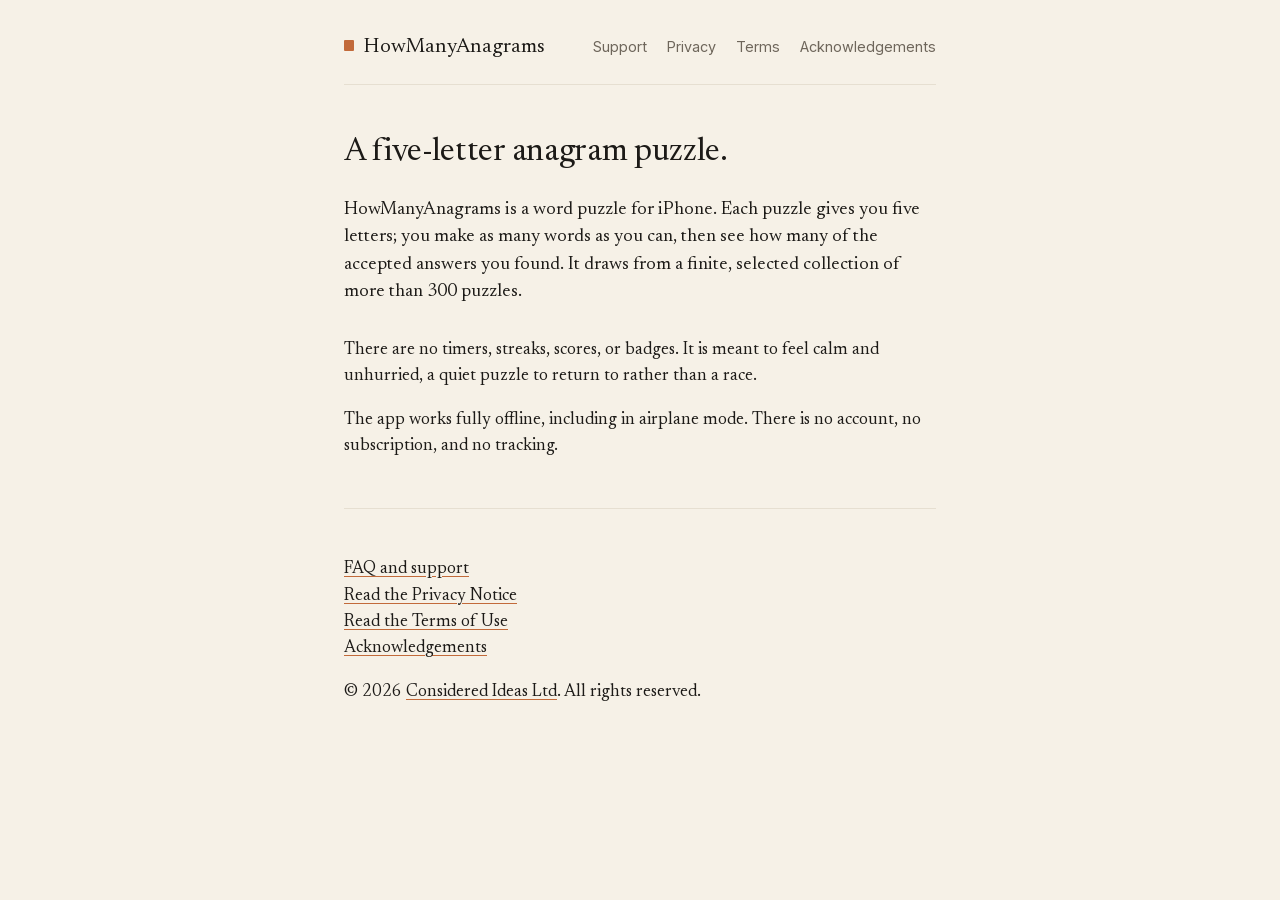
<file: index.html>
<!DOCTYPE html>
<html lang="en-GB">
<head>
<meta charset="UTF-8">
<meta name="viewport" content="width=device-width, initial-scale=1">
<title>HowManyAnagrams</title>
<meta name="description" content="HowManyAnagrams is a five-letter anagram puzzle for iPhone. Rearrange the letters, bank the words you find, and finish to see how many of the accepted anagrams you found. Offline, no account, no tracking.">
<meta name="theme-color" content="#F6F1E7">
<link rel="icon" type="image/svg+xml" href="favicon.svg">
<link rel="stylesheet" href="styles.css">
</head>
<body>
<div class="container">

<nav>
<a href="index.html" class="brand"><span class="brand-mark" aria-hidden="true"></span>HowManyAnagrams</a>
<a href="support.html">Support</a>
<a href="privacy.html">Privacy</a>
<a href="terms.html">Terms</a>
<a href="acknowledgements.html">Acknowledgements</a>
</nav>

<h1>A five-letter anagram puzzle.</h1>

<p class="lead">HowManyAnagrams is a word puzzle for iPhone. Each puzzle gives you five letters; you make as many words as you can, then see how many of the accepted answers you found. It draws from a finite, selected collection of more than 300 puzzles.</p>

<p>There are no timers, streaks, scores, or badges. It is meant to feel calm and unhurried, a quiet puzzle to return to rather than a race.</p>

<p>The app works fully offline, including in airplane mode. There is no account, no subscription, and no tracking.</p>

<hr>

<p><a href="support.html">FAQ and support</a><br>
<a href="privacy.html">Read the Privacy Notice</a><br>
<a href="terms.html">Read the Terms of Use</a><br>
<a href="acknowledgements.html">Acknowledgements</a></p>

<p>&copy; 2026 <a href="https://consideredideas.com" target="_blank" rel="noopener">Considered Ideas Ltd</a>. All rights reserved.</p>

</div>
</body>
</html>
</file>
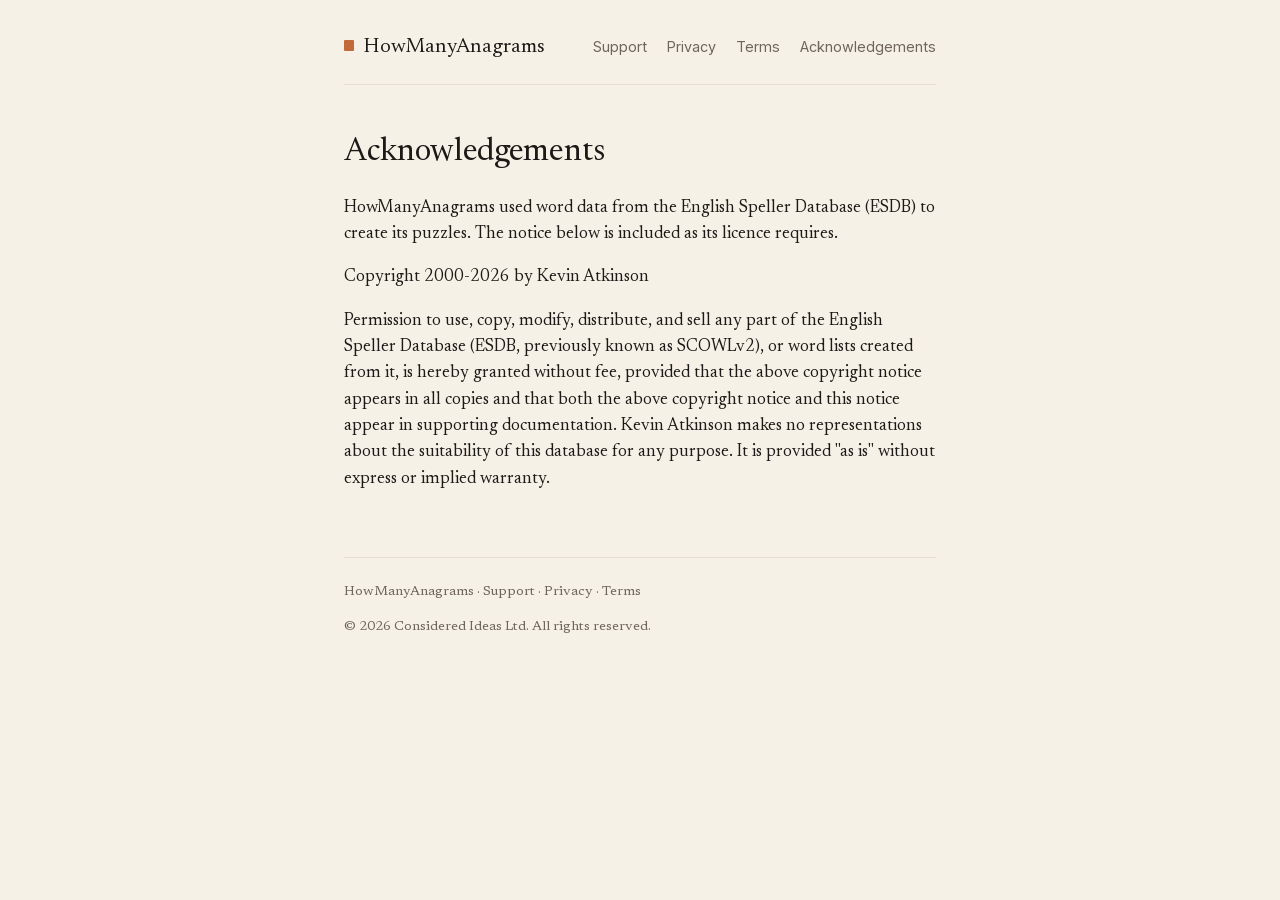
<file: acknowledgements.html>
<!DOCTYPE html>
<html lang="en-GB">
<head>
<meta charset="UTF-8">
<meta name="viewport" content="width=device-width, initial-scale=1">
<title>Acknowledgements &middot; HowManyAnagrams</title>
<meta name="description" content="Acknowledgements for HowManyAnagrams, an iPhone app.">
<meta name="theme-color" content="#F6F1E7">
<link rel="icon" type="image/svg+xml" href="favicon.svg">
<link rel="stylesheet" href="styles.css">
</head>
<body>
<div class="container">

<nav>
<a href="index.html" class="brand"><span class="brand-mark" aria-hidden="true"></span>HowManyAnagrams</a>
<a href="support.html">Support</a>
<a href="privacy.html">Privacy</a>
<a href="terms.html">Terms</a>
<a href="acknowledgements.html">Acknowledgements</a>
</nav>

<h1>Acknowledgements</h1>

<p>HowManyAnagrams used word data from the English Speller Database (ESDB) to create its puzzles. The notice below is included as its licence requires.</p>

<p>Copyright 2000-2026 by Kevin Atkinson</p>

<p>Permission to use, copy, modify, distribute, and sell any part of the English Speller Database (ESDB, previously known as SCOWLv2), or word lists created from it, is hereby granted without fee, provided that the above copyright notice appears in all copies and that both the above copyright notice and this notice appear in supporting documentation. Kevin Atkinson makes no representations about the suitability of this database for any purpose. It is provided "as is" without express or implied warranty.</p>

<footer>
<p><a href="index.html">HowManyAnagrams</a> &middot; <a href="support.html">Support</a> &middot; <a href="privacy.html">Privacy</a> &middot; <a href="terms.html">Terms</a></p>
<p>&copy; 2026 <a href="https://consideredideas.com" target="_blank" rel="noopener">Considered Ideas Ltd</a>. All rights reserved.</p>
</footer>

</div>
</body>
</html>
</file>
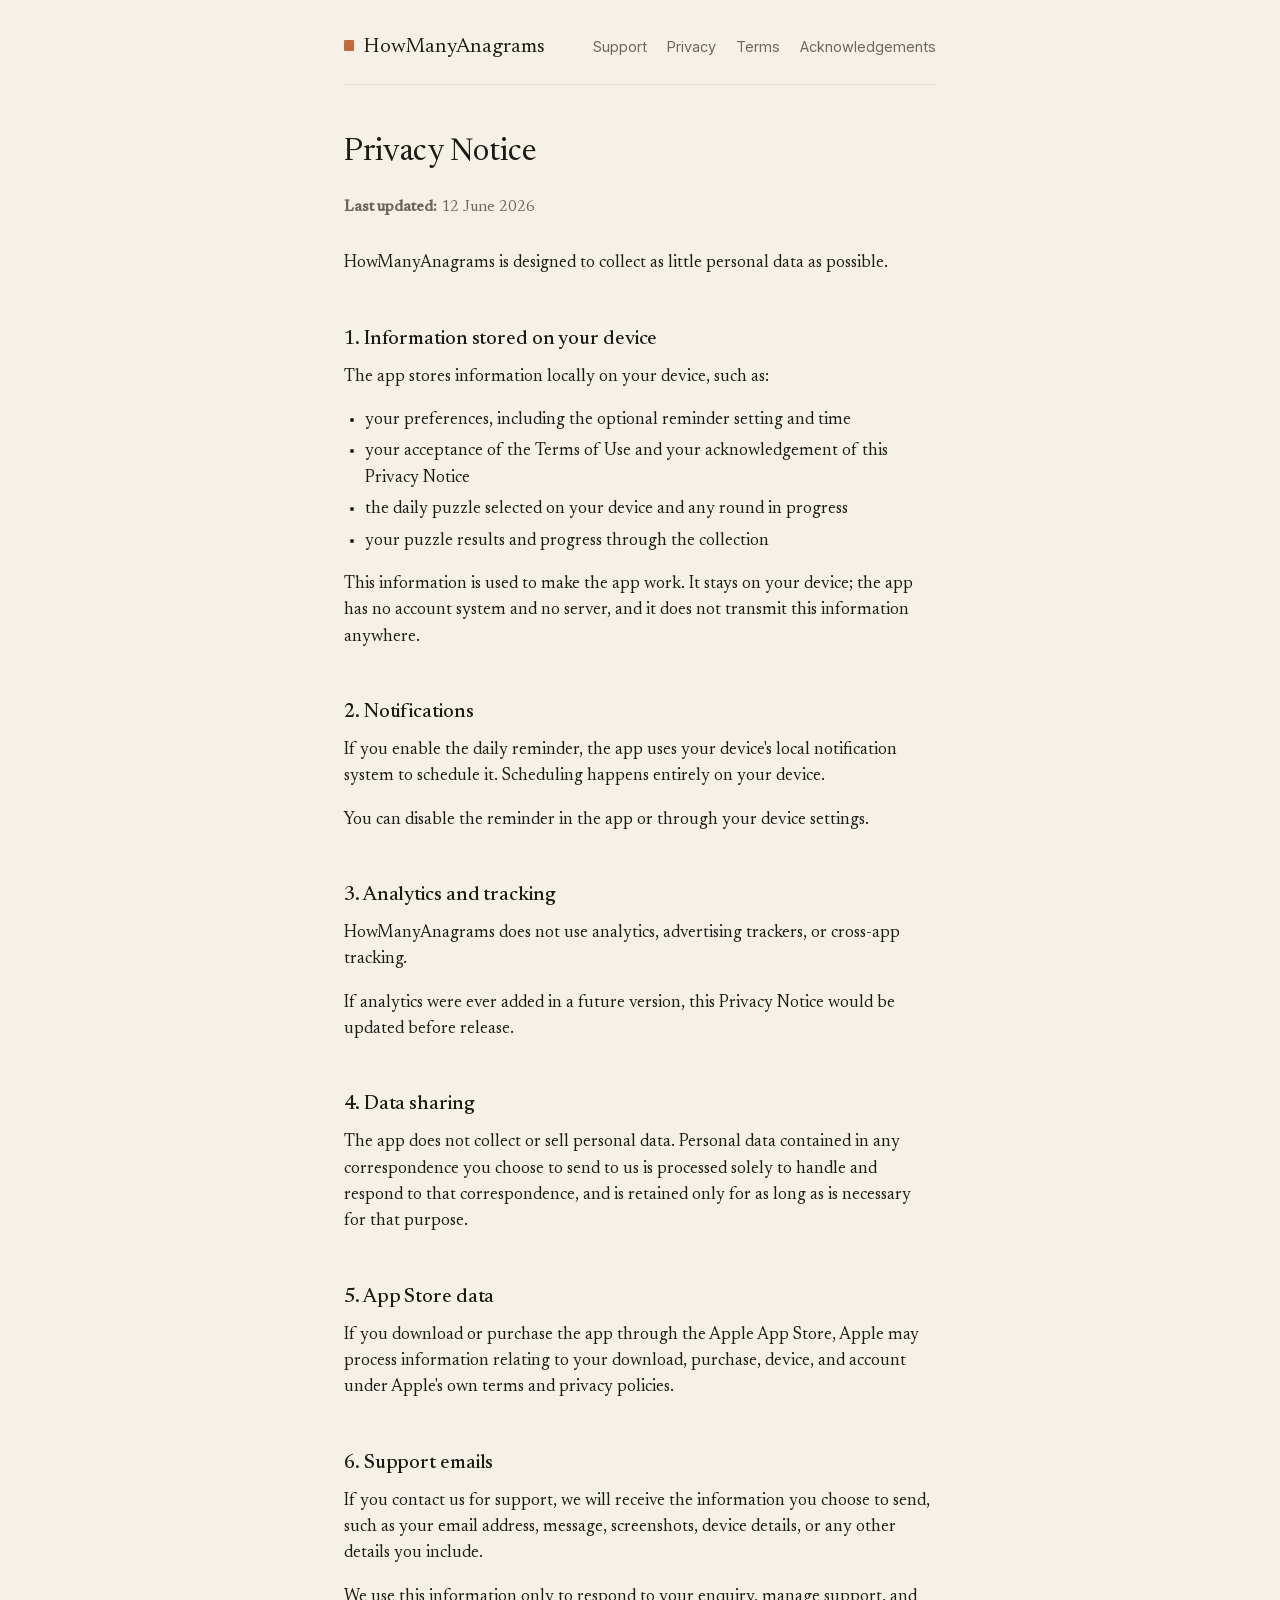
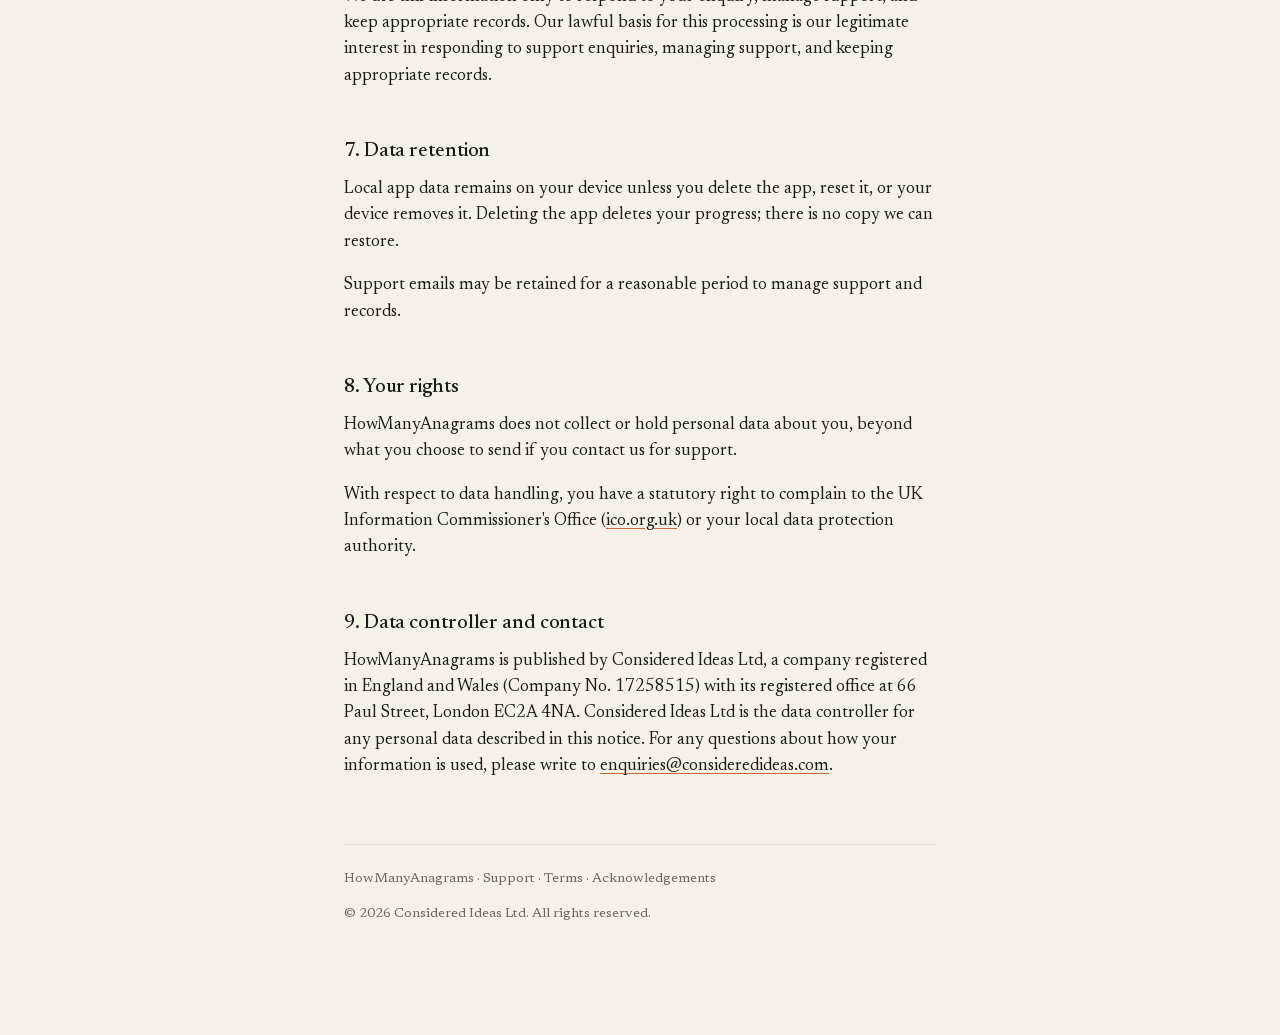
<file: privacy.html>
<!DOCTYPE html>
<html lang="en-GB">
<head>
<meta charset="UTF-8">
<meta name="viewport" content="width=device-width, initial-scale=1">
<title>Privacy Notice &middot; HowManyAnagrams</title>
<meta name="description" content="Privacy Notice for HowManyAnagrams, an iPhone app.">
<meta name="theme-color" content="#F6F1E7">
<link rel="icon" type="image/svg+xml" href="favicon.svg">
<link rel="stylesheet" href="styles.css">
</head>
<body>
<div class="container">

<nav>
<a href="index.html" class="brand"><span class="brand-mark" aria-hidden="true"></span>HowManyAnagrams</a>
<a href="support.html">Support</a>
<a href="privacy.html">Privacy</a>
<a href="terms.html">Terms</a>
<a href="acknowledgements.html">Acknowledgements</a>
</nav>

<h1>Privacy Notice</h1>

<p class="meta"><strong>Last updated:</strong> 12 June 2026</p>

<p>HowManyAnagrams is designed to collect as little personal data as possible.</p>

<h2>1. Information stored on your device</h2>

<p>The app stores information locally on your device, such as:</p>

<ul>
<li>your preferences, including the optional reminder setting and time</li>
<li>your acceptance of the Terms of Use and your acknowledgement of this Privacy Notice</li>
<li>the daily puzzle selected on your device and any round in progress</li>
<li>your puzzle results and progress through the collection</li>
</ul>

<p>This information is used to make the app work. It stays on your device; the app has no account system and no server, and it does not transmit this information anywhere.</p>

<h2>2. Notifications</h2>

<p>If you enable the daily reminder, the app uses your device's local notification system to schedule it. Scheduling happens entirely on your device.</p>

<p>You can disable the reminder in the app or through your device settings.</p>

<h2>3. Analytics and tracking</h2>

<p>HowManyAnagrams does not use analytics, advertising trackers, or cross-app tracking.</p>

<p>If analytics were ever added in a future version, this Privacy Notice would be updated before release.</p>

<h2>4. Data sharing</h2>

<p>The app does not collect or sell personal data. Personal data contained in any correspondence you choose to send to us is processed solely to handle and respond to that correspondence, and is retained only for as long as is necessary for that purpose.</p>

<h2>5. App Store data</h2>

<p>If you download or purchase the app through the Apple App Store, Apple may process information relating to your download, purchase, device, and account under Apple's own terms and privacy policies.</p>

<h2>6. Support emails</h2>

<p>If you contact us for support, we will receive the information you choose to send, such as your email address, message, screenshots, device details, or any other details you include.</p>

<p>We use this information only to respond to your enquiry, manage support, and keep appropriate records. Our lawful basis for this processing is our legitimate interest in responding to support enquiries, managing support, and keeping appropriate records.</p>

<h2>7. Data retention</h2>

<p>Local app data remains on your device unless you delete the app, reset it, or your device removes it. Deleting the app deletes your progress; there is no copy we can restore.</p>

<p>Support emails may be retained for a reasonable period to manage support and records.</p>

<h2>8. Your rights</h2>

<p>HowManyAnagrams does not collect or hold personal data about you, beyond what you choose to send if you contact us for support.</p>

<p>With respect to data handling, you have a statutory right to complain to the UK Information Commissioner's Office (<a href="https://ico.org.uk/">ico.org.uk</a>) or your local data protection authority.</p>

<h2>9. Data controller and contact</h2>

<p>HowManyAnagrams is published by Considered Ideas Ltd, a company registered in England and Wales (Company No. 17258515) with its registered office at 66 Paul Street, London EC2A 4NA. Considered Ideas Ltd is the data controller for any personal data described in this notice. For any questions about how your information is used, please write to <a href="mailto:enquiries@consideredideas.com">enquiries@consideredideas.com</a>.</p>

<footer>
<p><a href="index.html">HowManyAnagrams</a> &middot; <a href="support.html">Support</a> &middot; <a href="terms.html">Terms</a> &middot; <a href="acknowledgements.html">Acknowledgements</a></p>
<p>&copy; 2026 <a href="https://consideredideas.com" target="_blank" rel="noopener">Considered Ideas Ltd</a>. All rights reserved.</p>
</footer>

</div>
</body>
</html>
</file>
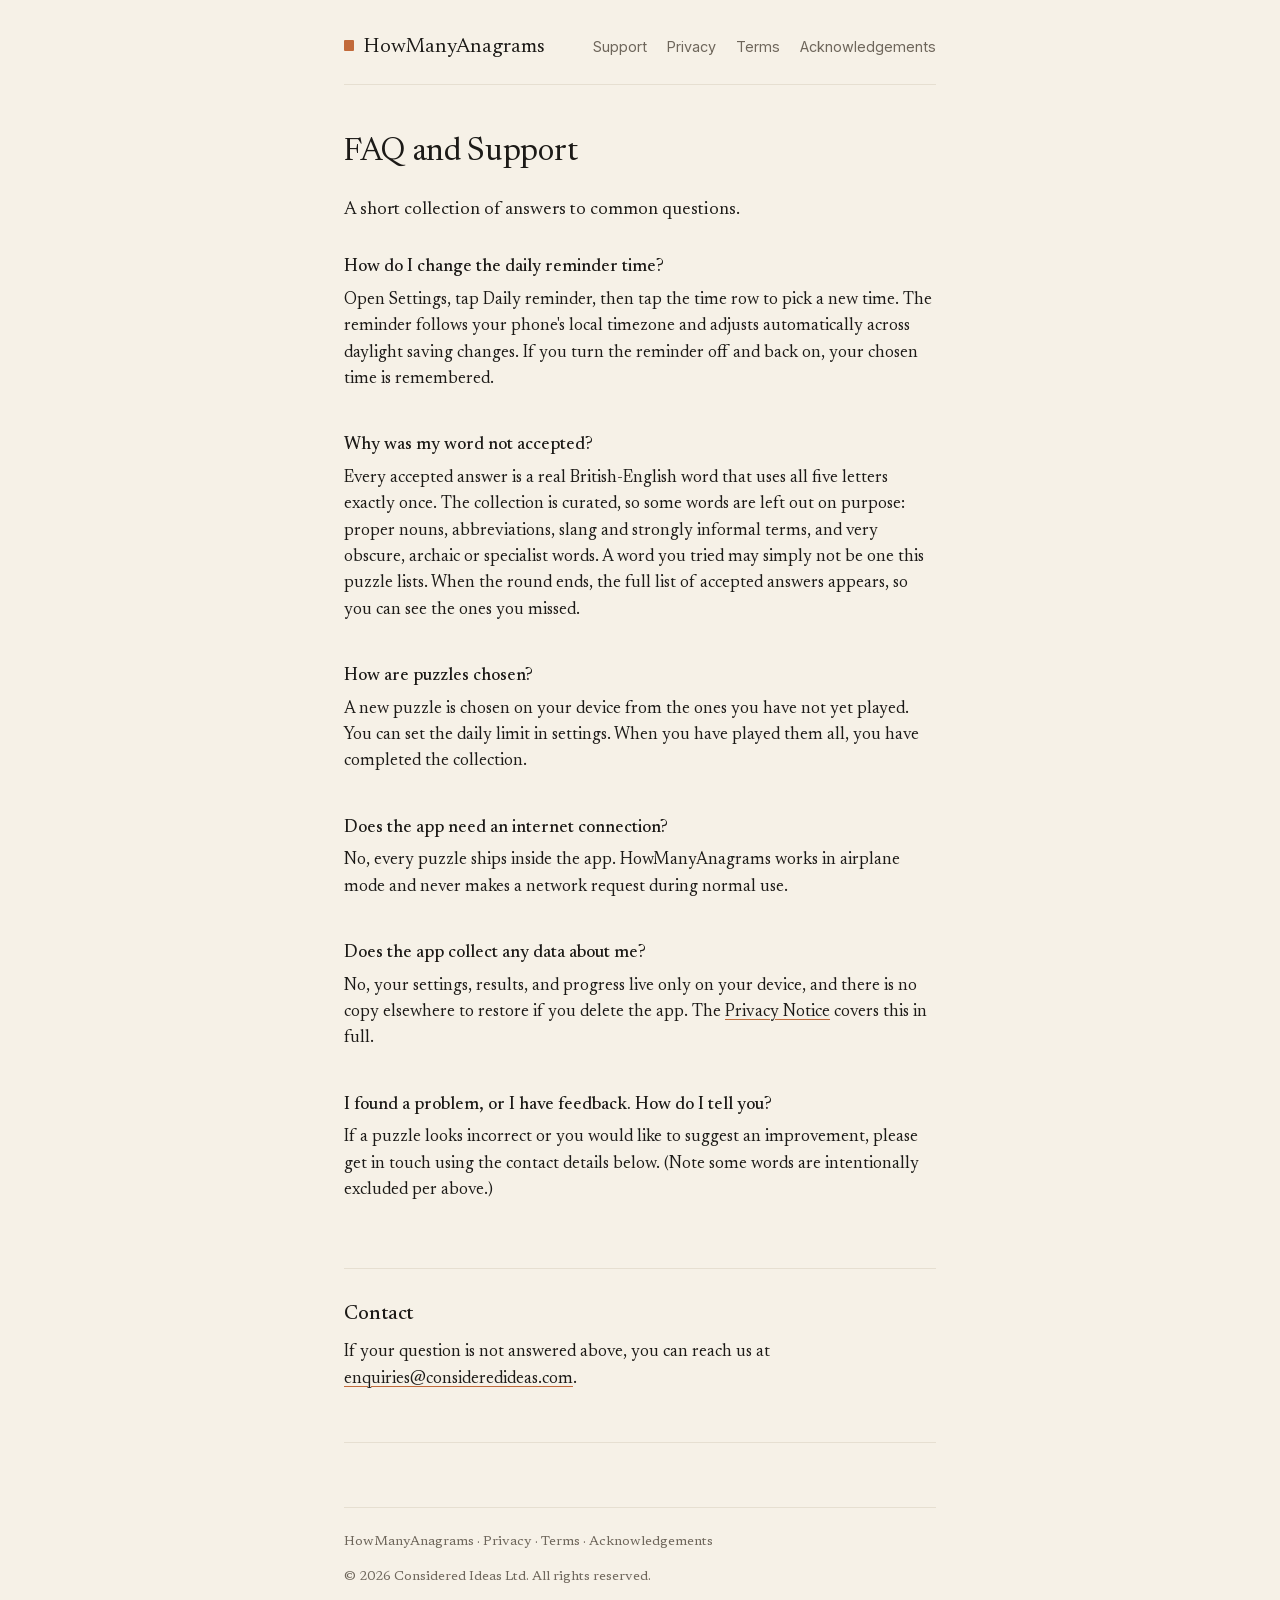
<file: support.html>
<!DOCTYPE html>
<html lang="en-GB">
<head>
<meta charset="UTF-8">
<meta name="viewport" content="width=device-width, initial-scale=1">
<title>FAQ and Support &middot; HowManyAnagrams</title>
<meta name="description" content="Support and frequently asked questions for HowManyAnagrams, an iPhone app.">
<meta name="theme-color" content="#F6F1E7">
<link rel="icon" type="image/svg+xml" href="favicon.svg">
<link rel="stylesheet" href="styles.css">
</head>
<body>
<div class="container">

<nav>
<a href="index.html" class="brand"><span class="brand-mark" aria-hidden="true"></span>HowManyAnagrams</a>
<a href="support.html">Support</a>
<a href="privacy.html">Privacy</a>
<a href="terms.html">Terms</a>
<a href="acknowledgements.html">Acknowledgements</a>
</nav>

<h1>FAQ and Support</h1>

<p class="lead">A short collection of answers to common questions.</p>

<div class="faq">

<div class="faq-item">
<h3>How do I change the daily reminder time?</h3>
<p>Open Settings, tap Daily reminder, then tap the time row to pick a new time. The reminder follows your phone's local timezone and adjusts automatically across daylight saving changes. If you turn the reminder off and back on, your chosen time is remembered.</p>
</div>

<div class="faq-item">
<h3>Why was my word not accepted?</h3>
<p>Every accepted answer is a real British-English word that uses all five letters exactly once. The collection is curated, so some words are left out on purpose: proper nouns, abbreviations, slang and strongly informal terms, and very obscure, archaic or specialist words. A word you tried may simply not be one this puzzle lists. When the round ends, the full list of accepted answers appears, so you can see the ones you missed.</p>
</div>

<div class="faq-item">
<h3>How are puzzles chosen?</h3>
<p>A new puzzle is chosen on your device from the ones you have not yet played. You can set the daily limit in settings. When you have played them all, you have completed the collection.</p>
</div>

<div class="faq-item">
<h3>Does the app need an internet connection?</h3>
<p>No, every puzzle ships inside the app. HowManyAnagrams works in airplane mode and never makes a network request during normal use.</p>
</div>

<div class="faq-item">
<h3>Does the app collect any data about me?</h3>
<p>No, your settings, results, and progress live only on your device, and there is no copy elsewhere to restore if you delete the app. The <a href="privacy.html">Privacy Notice</a> covers this in full.</p>
</div>

<div class="faq-item">
<h3>I found a problem, or I have feedback. How do I tell you?</h3>
<p>If a puzzle looks incorrect or you would like to suggest an improvement, please get in touch using the contact details below. (Note some words are intentionally excluded per above.)</p>
</div>

</div>

<div class="contact-block">
<h2>Contact</h2>
<p>If your question is not answered above, you can reach us at <a href="mailto:enquiries@consideredideas.com">enquiries@consideredideas.com</a>.</p>
</div>

<footer>
<p><a href="index.html">HowManyAnagrams</a> &middot; <a href="privacy.html">Privacy</a> &middot; <a href="terms.html">Terms</a> &middot; <a href="acknowledgements.html">Acknowledgements</a></p>
<p>&copy; 2026 <a href="https://consideredideas.com" target="_blank" rel="noopener">Considered Ideas Ltd</a>. All rights reserved.</p>
</footer>

</div>
</body>
</html>
</file>
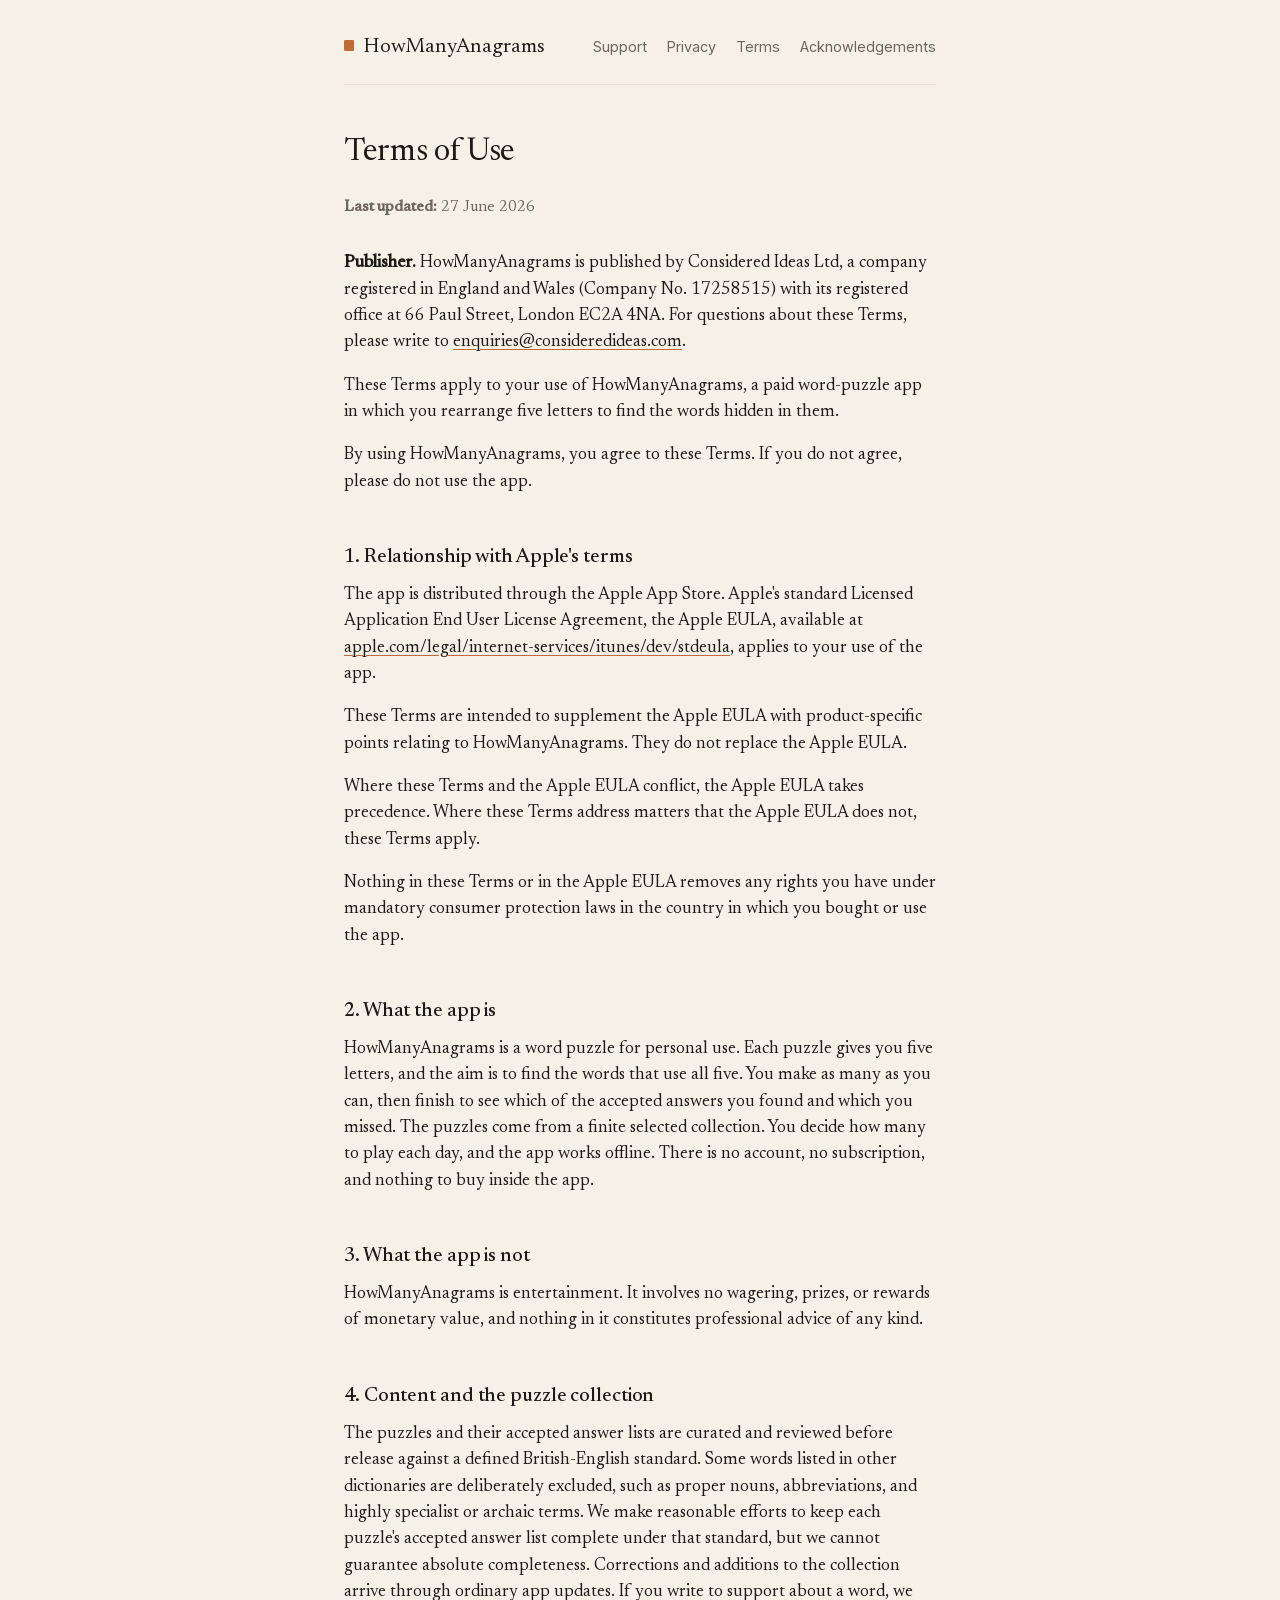
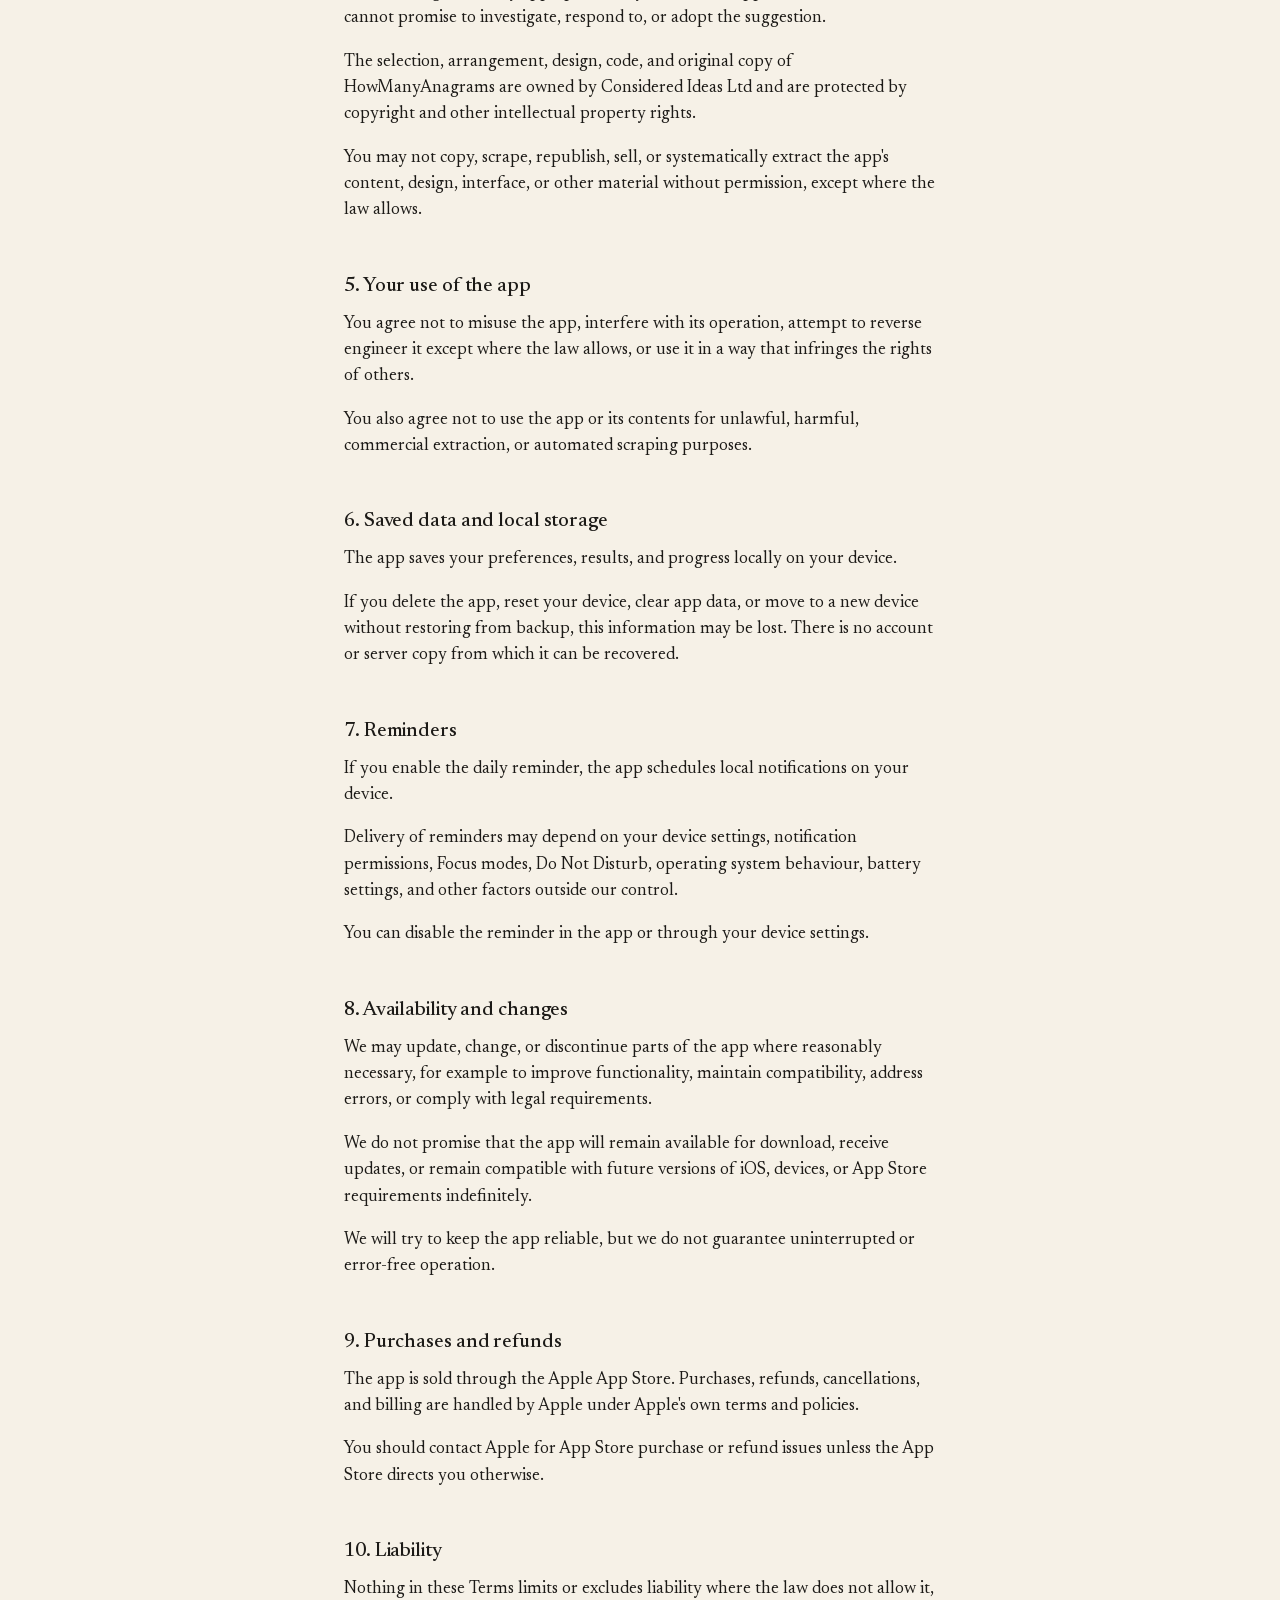
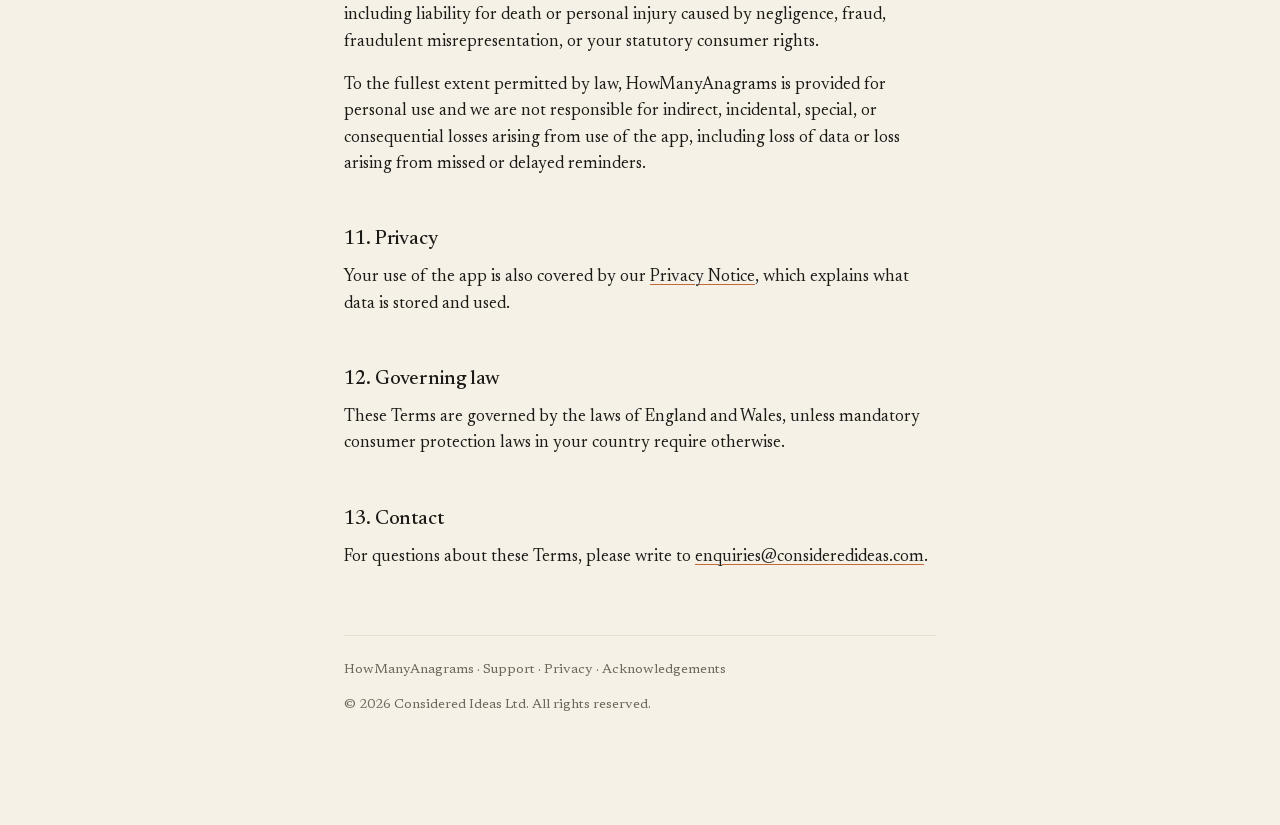
<file: terms.html>
<!DOCTYPE html>
<html lang="en-GB">
<head>
<meta charset="UTF-8">
<meta name="viewport" content="width=device-width, initial-scale=1">
<title>Terms of Use &middot; HowManyAnagrams</title>
<meta name="description" content="Terms of Use for HowManyAnagrams, an iPhone app.">
<meta name="theme-color" content="#F6F1E7">
<link rel="icon" type="image/svg+xml" href="favicon.svg">
<link rel="stylesheet" href="styles.css">
</head>
<body>
<div class="container">

<nav>
<a href="index.html" class="brand"><span class="brand-mark" aria-hidden="true"></span>HowManyAnagrams</a>
<a href="support.html">Support</a>
<a href="privacy.html">Privacy</a>
<a href="terms.html">Terms</a>
<a href="acknowledgements.html">Acknowledgements</a>
</nav>

<h1>Terms of Use</h1>

<p class="meta"><strong>Last updated:</strong> 27 June 2026</p>

<p><strong>Publisher.</strong> HowManyAnagrams is published by Considered Ideas Ltd, a company registered in England and Wales (Company No. 17258515) with its registered office at 66 Paul Street, London EC2A 4NA. For questions about these Terms, please write to <a href="mailto:enquiries@consideredideas.com">enquiries@consideredideas.com</a>.</p>

<p>These Terms apply to your use of HowManyAnagrams, a paid word-puzzle app in which you rearrange five letters to find the words hidden in them.</p>

<p>By using HowManyAnagrams, you agree to these Terms. If you do not agree, please do not use the app.</p>

<h2>1. Relationship with Apple's terms</h2>

<p>The app is distributed through the Apple App Store. Apple's standard Licensed Application End User License Agreement, the Apple EULA, available at <a href="https://www.apple.com/legal/internet-services/itunes/dev/stdeula/">apple.com/legal/internet-services/itunes/dev/stdeula</a>, applies to your use of the app.</p>

<p>These Terms are intended to supplement the Apple EULA with product-specific points relating to HowManyAnagrams. They do not replace the Apple EULA.</p>

<p>Where these Terms and the Apple EULA conflict, the Apple EULA takes precedence. Where these Terms address matters that the Apple EULA does not, these Terms apply.</p>

<p>Nothing in these Terms or in the Apple EULA removes any rights you have under mandatory consumer protection laws in the country in which you bought or use the app.</p>

<h2>2. What the app is</h2>

<p>HowManyAnagrams is a word puzzle for personal use. Each puzzle gives you five letters, and the aim is to find the words that use all five. You make as many as you can, then finish to see which of the accepted answers you found and which you missed. The puzzles come from a finite selected collection. You decide how many to play each day, and the app works offline. There is no account, no subscription, and nothing to buy inside the app.</p>

<h2>3. What the app is not</h2>

<p>HowManyAnagrams is entertainment. It involves no wagering, prizes, or rewards of monetary value, and nothing in it constitutes professional advice of any kind.</p>

<h2>4. Content and the puzzle collection</h2>

<p>The puzzles and their accepted answer lists are curated and reviewed before release against a defined British-English standard. Some words listed in other dictionaries are deliberately excluded, such as proper nouns, abbreviations, and highly specialist or archaic terms. We make reasonable efforts to keep each puzzle's accepted answer list complete under that standard, but we cannot guarantee absolute completeness. Corrections and additions to the collection arrive through ordinary app updates. If you write to support about a word, we cannot promise to investigate, respond to, or adopt the suggestion.</p>

<p>The selection, arrangement, design, code, and original copy of HowManyAnagrams are owned by Considered Ideas Ltd and are protected by copyright and other intellectual property rights.</p>

<p>You may not copy, scrape, republish, sell, or systematically extract the app's content, design, interface, or other material without permission, except where the law allows.</p>

<h2>5. Your use of the app</h2>

<p>You agree not to misuse the app, interfere with its operation, attempt to reverse engineer it except where the law allows, or use it in a way that infringes the rights of others.</p>

<p>You also agree not to use the app or its contents for unlawful, harmful, commercial extraction, or automated scraping purposes.</p>

<h2>6. Saved data and local storage</h2>

<p>The app saves your preferences, results, and progress locally on your device.</p>

<p>If you delete the app, reset your device, clear app data, or move to a new device without restoring from backup, this information may be lost. There is no account or server copy from which it can be recovered.</p>

<h2>7. Reminders</h2>

<p>If you enable the daily reminder, the app schedules local notifications on your device.</p>

<p>Delivery of reminders may depend on your device settings, notification permissions, Focus modes, Do Not Disturb, operating system behaviour, battery settings, and other factors outside our control.</p>

<p>You can disable the reminder in the app or through your device settings.</p>

<h2>8. Availability and changes</h2>

<p>We may update, change, or discontinue parts of the app where reasonably necessary, for example to improve functionality, maintain compatibility, address errors, or comply with legal requirements.</p>

<p>We do not promise that the app will remain available for download, receive updates, or remain compatible with future versions of iOS, devices, or App Store requirements indefinitely.</p>

<p>We will try to keep the app reliable, but we do not guarantee uninterrupted or error-free operation.</p>

<h2>9. Purchases and refunds</h2>

<p>The app is sold through the Apple App Store. Purchases, refunds, cancellations, and billing are handled by Apple under Apple's own terms and policies.</p>

<p>You should contact Apple for App Store purchase or refund issues unless the App Store directs you otherwise.</p>

<h2>10. Liability</h2>

<p>Nothing in these Terms limits or excludes liability where the law does not allow it, including liability for death or personal injury caused by negligence, fraud, fraudulent misrepresentation, or your statutory consumer rights.</p>

<p>To the fullest extent permitted by law, HowManyAnagrams is provided for personal use and we are not responsible for indirect, incidental, special, or consequential losses arising from use of the app, including loss of data or loss arising from missed or delayed reminders.</p>

<h2>11. Privacy</h2>

<p>Your use of the app is also covered by our <a href="privacy.html">Privacy Notice</a>, which explains what data is stored and used.</p>

<h2>12. Governing law</h2>

<p>These Terms are governed by the laws of England and Wales, unless mandatory consumer protection laws in your country require otherwise.</p>

<h2>13. Contact</h2>

<p>For questions about these Terms, please write to <a href="mailto:enquiries@consideredideas.com">enquiries@consideredideas.com</a>.</p>

<footer>
<p><a href="index.html">HowManyAnagrams</a> &middot; <a href="support.html">Support</a> &middot; <a href="privacy.html">Privacy</a> &middot; <a href="acknowledgements.html">Acknowledgements</a></p>
<p>&copy; 2026 <a href="https://consideredideas.com" target="_blank" rel="noopener">Considered Ideas Ltd</a>. All rights reserved.</p>
</footer>

</div>
</body>
</html>
</file>
<file: styles.css>
/* Self-hosted fonts. Newsreader and Inter are both licensed under the
   SIL Open Font License 1.1; see fonts/OFL.txt. The files cover only
   the latin unicode range, which is all the pages use. font-display:
   swap so the fallback serif renders immediately and the brand serif
   fades in once loaded. Self-hosted rather than loaded from Google
   Fonts so the pages make no third-party requests; Safari's Advanced
   Privacy Protections then has nothing to flag. */
@font-face {
  font-family: 'Newsreader';
  font-style: normal;
  font-weight: 300;
  font-display: swap;
  src: url('fonts/newsreader-300-latin.woff2') format('woff2');
  unicode-range: U+0000-00FF, U+0131, U+0152-0153, U+02BB-02BC, U+02C6, U+02DA, U+02DC, U+0304, U+0308, U+0329, U+2000-206F, U+20AC, U+2122, U+2191, U+2193, U+2212, U+2215, U+FEFF, U+FFFD;
}
@font-face {
  font-family: 'Newsreader';
  font-style: normal;
  font-weight: 400;
  font-display: swap;
  src: url('fonts/newsreader-400-latin.woff2') format('woff2');
  unicode-range: U+0000-00FF, U+0131, U+0152-0153, U+02BB-02BC, U+02C6, U+02DA, U+02DC, U+0304, U+0308, U+0329, U+2000-206F, U+20AC, U+2122, U+2191, U+2193, U+2212, U+2215, U+FEFF, U+FFFD;
}
@font-face {
  font-family: 'Newsreader';
  font-style: normal;
  font-weight: 500;
  font-display: swap;
  src: url('fonts/newsreader-500-latin.woff2') format('woff2');
  unicode-range: U+0000-00FF, U+0131, U+0152-0153, U+02BB-02BC, U+02C6, U+02DA, U+02DC, U+0304, U+0308, U+0329, U+2000-206F, U+20AC, U+2122, U+2191, U+2193, U+2212, U+2215, U+FEFF, U+FFFD;
}
@font-face {
  font-family: 'Newsreader';
  font-style: italic;
  font-weight: 400;
  font-display: swap;
  src: url('fonts/newsreader-400-italic-latin.woff2') format('woff2');
  unicode-range: U+0000-00FF, U+0131, U+0152-0153, U+02BB-02BC, U+02C6, U+02DA, U+02DC, U+0304, U+0308, U+0329, U+2000-206F, U+20AC, U+2122, U+2191, U+2193, U+2212, U+2215, U+FEFF, U+FFFD;
}
@font-face {
  font-family: 'Inter';
  font-style: normal;
  font-weight: 400;
  font-display: swap;
  src: url('fonts/inter-400-latin.woff2') format('woff2');
  unicode-range: U+0000-00FF, U+0131, U+0152-0153, U+02BB-02BC, U+02C6, U+02DA, U+02DC, U+0304, U+0308, U+0329, U+2000-206F, U+20AC, U+2122, U+2191, U+2193, U+2212, U+2215, U+FEFF, U+FFFD;
}
@font-face {
  font-family: 'Inter';
  font-style: normal;
  font-weight: 500;
  font-display: swap;
  src: url('fonts/inter-500-latin.woff2') format('woff2');
  unicode-range: U+0000-00FF, U+0131, U+0152-0153, U+02BB-02BC, U+02C6, U+02DA, U+02DC, U+0304, U+0308, U+0329, U+2000-206F, U+20AC, U+2122, U+2191, U+2193, U+2212, U+2215, U+FEFF, U+FFFD;
}

:root {
  --paper: #F6F1E7;
  --ink: #1C1A17;
  --ink-secondary: #6E665B;
  --hairline: #E6DFD1;
  --accent: #C26A3A;
}

@media (prefers-color-scheme: dark) {
  :root {
    --paper: #161412;
    --ink: #EDE8DD;
    --ink-secondary: #9A9085;
    --hairline: #2A2520;
    --accent: #D07A4A;
  }
}

* {
  box-sizing: border-box;
}

html {
  -webkit-text-size-adjust: 100%;
}

body {
  margin: 0;
  padding: 0;
  background: var(--paper);
  color: var(--ink);
  font-family: 'Newsreader', 'Source Serif Pro', 'Charter', 'Iowan Old Style', Georgia, serif;
  font-weight: 400;
  font-size: 17px;
  line-height: 1.55;
  -webkit-font-smoothing: antialiased;
  -moz-osx-font-smoothing: grayscale;
}

.container {
  max-width: 640px;
  margin: 0 auto;
  padding: 32px 24px 96px;
}

nav {
  display: flex;
  flex-wrap: wrap;
  align-items: baseline;
  gap: 20px;
  margin-bottom: 48px;
  padding-bottom: 20px;
  border-bottom: 0.5px solid var(--hairline);
  font-family: -apple-system, BlinkMacSystemFont, 'Inter', system-ui, sans-serif;
  font-size: 0.9rem;
}

nav .brand {
  font-family: 'Newsreader', 'Source Serif Pro', 'Charter', Georgia, serif;
  font-size: 1.3rem;
  color: var(--ink);
  font-weight: 400;
  text-decoration: none;
  margin-right: auto;
}

nav a:not(.brand) {
  text-decoration: none;
  color: var(--ink-secondary);
  padding: 4px 0;
}

nav a:not(.brand):hover {
  color: var(--ink);
  text-decoration: underline;
  text-decoration-color: var(--accent);
  text-underline-offset: 4px;
}

h1 {
  font-size: 2rem;
  font-weight: 400;
  letter-spacing: -0.01em;
  margin: 0 0 24px;
  line-height: 1.2;
}

/* Persimmon brand mark sitting inline to the left of the brand wordmark
   in the nav. A single small persimmon square, mirroring the five-square
   product mark the HowManyAnagrams app shows at launch, home, and the
   result. Decorative only; aria-hidden on the span. */
.brand .brand-mark {
  display: inline-block;
  width: 0.5em;
  height: 0.5em;
  border-radius: 1px;
  background: var(--accent);
  margin-right: 0.4em;
  vertical-align: 0.06em;
}

h2 {
  font-size: 1.25rem;
  font-weight: 500;
  margin: 48px 0 12px;
  line-height: 1.35;
  letter-spacing: -0.005em;
}

p {
  margin: 0 0 1em;
}

a {
  color: var(--ink);
  text-decoration: underline;
  text-decoration-color: var(--accent);
  text-decoration-thickness: 1px;
  text-underline-offset: 3px;
}

a:hover {
  text-decoration-thickness: 1.5px;
}

ul {
  padding-left: 1.25em;
  margin: 0 0 1em;
}

li {
  margin-bottom: 0.3em;
}

hr {
  border: none;
  border-top: 0.5px solid var(--hairline);
  margin: 48px 0;
}

.lead {
  font-size: 1.15rem;
  line-height: 1.5;
  margin-bottom: 32px;
  color: var(--ink);
}

.meta {
  color: var(--ink-secondary);
  font-size: 0.95rem;
  margin-bottom: 32px;
}

.faq {
  margin-top: 32px;
}

.faq-item {
  margin-bottom: 40px;
}

.faq-item h3 {
  font-size: 1.1rem;
  font-weight: 500;
  margin: 0 0 8px;
  line-height: 1.4;
}

.faq-item p {
  margin: 0;
}

.contact-block {
  margin-top: 64px;
  padding: 32px 0;
  border-top: 0.5px solid var(--hairline);
  border-bottom: 0.5px solid var(--hairline);
}

.contact-block h2 {
  margin-top: 0;
}

footer {
  margin-top: 64px;
  padding-top: 24px;
  border-top: 0.5px solid var(--hairline);
  color: var(--ink-secondary);
  font-size: 0.85rem;
}

footer a {
  color: var(--ink-secondary);
  text-decoration: none;
}

footer a:hover {
  color: var(--ink);
  text-decoration: underline;
  text-decoration-color: var(--accent);
}

@media (max-width: 480px) {
  .container {
    padding: 24px 20px 80px;
  }

  h1 {
    font-size: 1.65rem;
  }

  h2 {
    font-size: 1.15rem;
    margin: 40px 0 10px;
  }

  nav {
    margin-bottom: 32px;
  }

  nav .brand {
    font-size: 1.2rem;
  }
}
</file>
